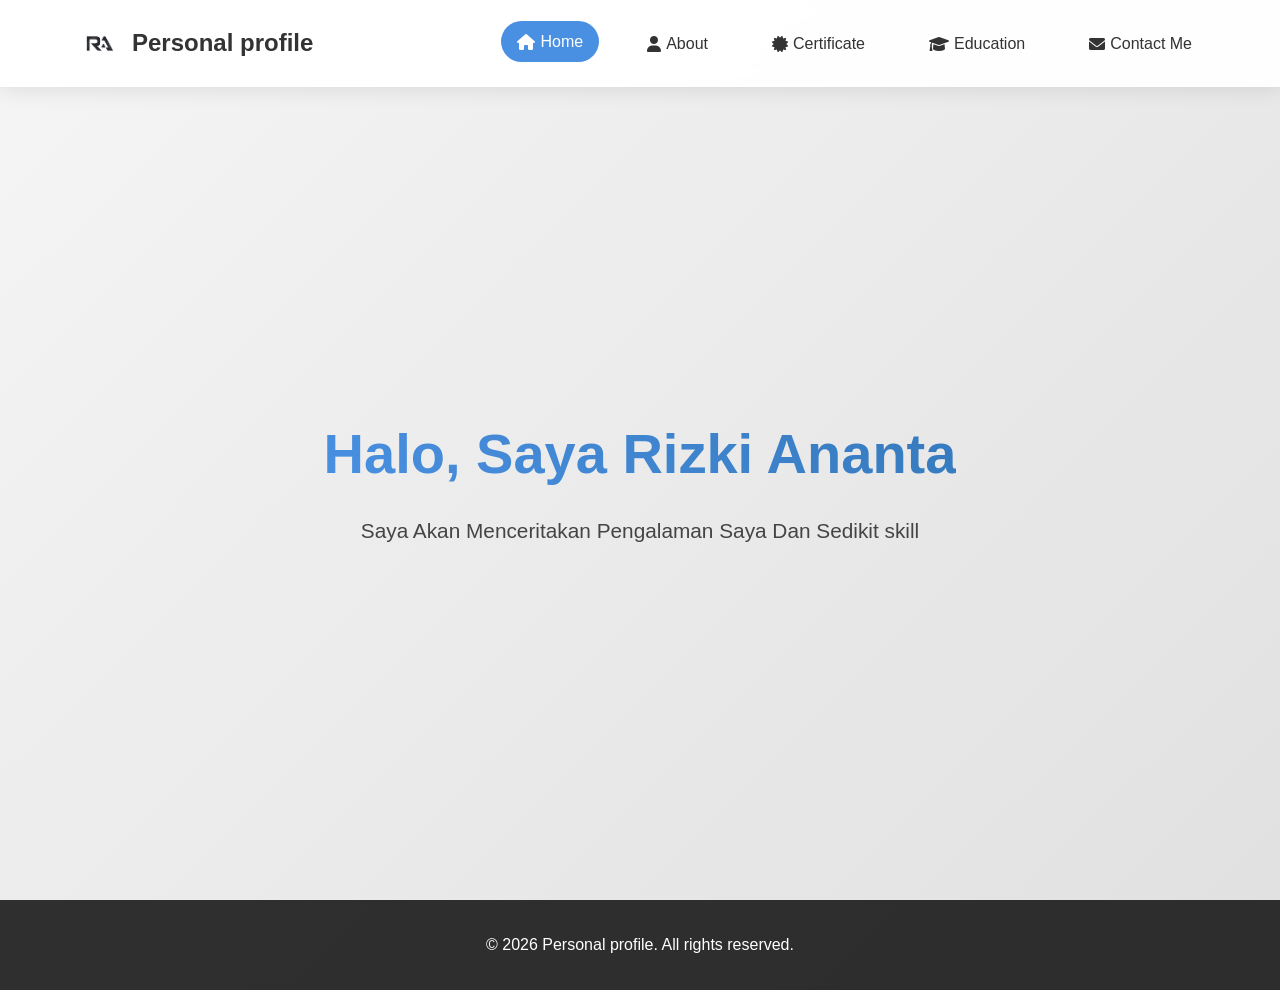
<file: index.html>
<!DOCTYPE html>
<html lang="id">
<head>
    <meta charset="UTF-8">
    <meta name="viewport" content="width=device-width, initial-scale=1.0">
    <title>Home - Personal profile</title>
    <link rel="stylesheet" href="style.css">
    <link href="https://cdnjs.cloudflare.com/ajax/libs/font-awesome/6.0.0/css/all.min.css" rel="stylesheet">
</head>
<body class="bg-gray">
    <nav class="navbar">
        <div class="nav-container">
            <div class="logo">
                <img src="logo.png" alt="Logo" class="logo-img">
                <span class="logo-text">Personal profile</span>
            </div>
            <ul class="nav-menu">
                <li><a href="index.html" class="nav-link active"><i class="fas fa-home"></i> Home</a></li>
                <li><a href="about.html" class="nav-link"><i class="fas fa-user"></i> About</a></li>
                <li><a href="certificate.html" class="nav-link"><i class="fas fa-certificate"></i> Certificate</a></li>
                <li><a href="education.html" class="nav-link"><i class="fas fa-graduation-cap"></i> Education</a></li>
                <li><a href="contactme.html" class="nav-link"><i class="fas fa-envelope"></i> Contact Me</a></li>
            </ul>
        </div>
    </nav>

    <section class="hero">
        <div class="hero-content">
            <h1>Halo, Saya Rizki Ananta</h1>
            <p class="hero-subtitle">Saya Akan Menceritakan Pengalaman Saya Dan Sedikit skill </p>
            </div>
        </div>
    </section>

    <footer class="footer">
        <p>&copy; 2026 Personal profile. All rights reserved.</p>
    </footer>
</body>
</html>
</file>
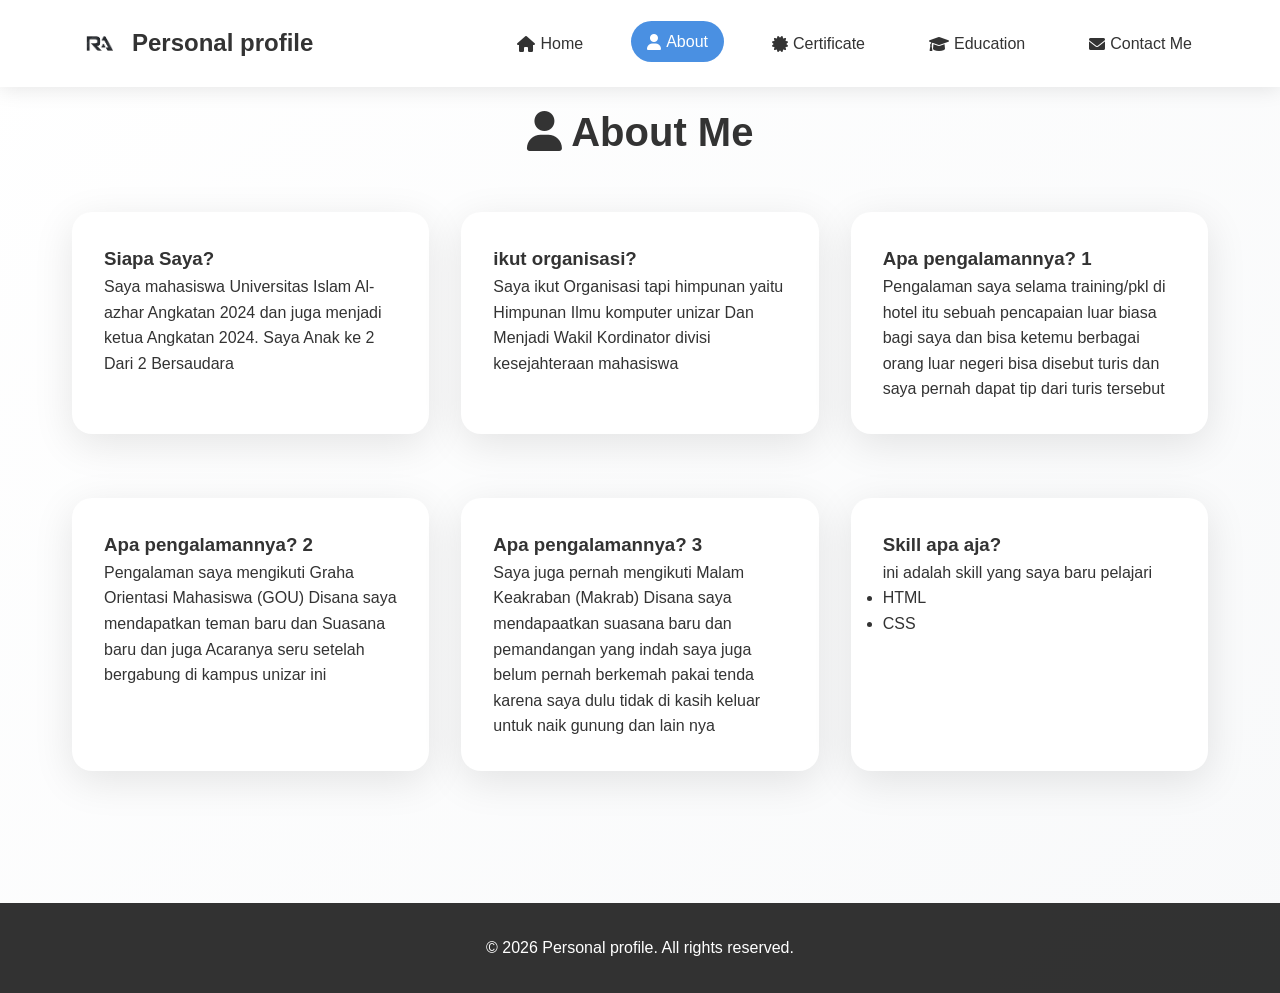
<file: about.html>
<!DOCTYPE html>
<html lang="id">
<head>
    <meta charset="UTF-8">
    <meta name="viewport" content="width=device-width, initial-scale=1.0">
    <title>About - Personal profile</title>
    <link rel="stylesheet" href="style.css">
    <link href="https://cdnjs.cloudflare.com/ajax/libs/font-awesome/6.0.0/css/all.min.css" rel="stylesheet">
</head>

<body class="bg-white">
    <nav class="navbar">
        <div class="nav-container">
            <div class="logo">
                <img src="logo.png" alt="Logo" class="logo-img" onclick="window.location.href='index.html'">
                <span class="logo-text">Personal profile</span>
            </div>
            <ul class="nav-menu">
                <li><a href="index.html" class="nav-link"><i class="fas fa-home"></i> Home</a></li>
                <li><a href="about.html" class="nav-link active"><i class="fas fa-user"></i> About</a></li>
                <li><a href="certificate.html" class="nav-link"><i class="fas fa-certificate"></i> Certificate</a></li>
                <li><a href="education.html" class="nav-link"><i class="fas fa-graduation-cap"></i> Education</a></li>
                <li><a href="contactme.html" class="nav-link"><i class="fas fa-envelope"></i> Contact Me</a></li>
            </ul>
        </div>
    </nav>

    <section class="section">
        <h2><i class="fas fa-user"></i> About Me</h2>
        <div class="grid">
            <div class="card">
                <h3>Siapa Saya?</h3>
                <p>Saya mahasiswa Universitas Islam Al-azhar Angkatan 2024 dan juga menjadi ketua Angkatan 2024. Saya Anak ke 2 Dari 2 Bersaudara</p>
            </div>
            <div class="card">
                <h3>ikut organisasi?</h3>
                <p>Saya ikut Organisasi tapi himpunan yaitu Himpunan Ilmu komputer unizar Dan Menjadi Wakil Kordinator divisi kesejahteraan mahasiswa</p>
            </div>
            <div class="card">
                <h3>Apa pengalamannya? 1</h3>
                <p>Pengalaman saya selama training/pkl di hotel itu sebuah pencapaian luar biasa bagi saya dan bisa ketemu berbagai orang luar negeri bisa disebut turis dan saya pernah dapat tip dari turis tersebut</p>
            </div>
            <div class="card">
                <h3>Apa pengalamannya? 2</h3>
                <p>Pengalaman saya mengikuti Graha Orientasi Mahasiswa (GOU) Disana saya mendapatkan teman baru dan Suasana baru dan juga Acaranya seru setelah bergabung di kampus unizar ini</p>
            </div>
            <div class="card">
                <h3>Apa pengalamannya? 3</h3>
                <p>Saya juga pernah mengikuti Malam Keakraban (Makrab) Disana saya mendapaatkan suasana baru dan pemandangan yang indah saya juga belum pernah berkemah pakai tenda karena saya dulu tidak di kasih keluar untuk naik gunung dan lain nya</p>
            </div>
            <div class="card">
                <h3>Skill apa aja?</h3>
                <p>ini adalah skill yang saya baru pelajari</p>
                <ul>
                    <li>HTML</li>
                    <li>CSS</li>
                </ul>
            </div>
        </div>
    </section>

    <footer class="footer">
        <p>&copy; 2026 Personal profile. All rights reserved.</p>
    </footer>
</body>
</html>
</file>
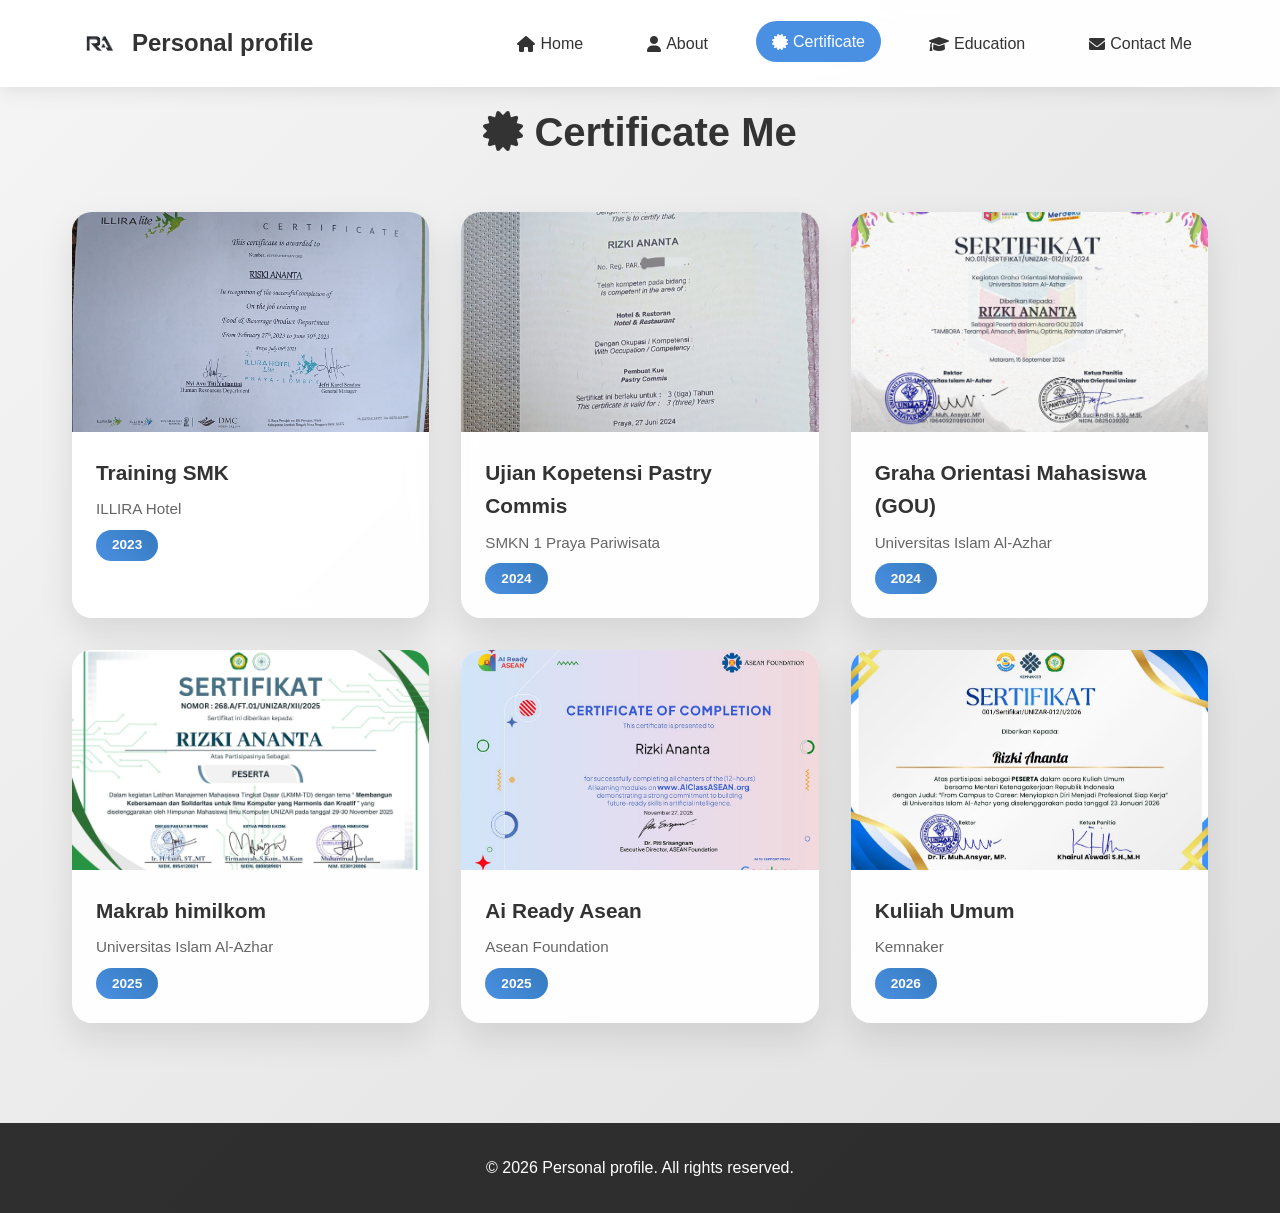
<file: certificate.html>
<!DOCTYPE html>
<html lang="id">
<head>
    <meta charset="UTF-8">
    <meta name="viewport" content="width=device-width, initial-scale=1.0">
    <title>Certificate - Personal profile</title>
    <link rel="stylesheet" href="style.css">
    <link href="https://cdnjs.cloudflare.com/ajax/libs/font-awesome/6.0.0/css/all.min.css" rel="stylesheet">
</head>
<body class="bg-gray">
    <!-- Navigation -->
    <nav class="navbar">
        <div class="nav-container">
            <div class="logo">
                <img src="logo.png" alt="Logo" class="logo-img" onclick="window.location.href='index.html'">
                <span class="logo-text">Personal profile</span>
            </div>
            <ul class="nav-menu">
                <li><a href="index.html" class="nav-link"><i class="fas fa-home"></i> Home</a></li>
                <li><a href="about.html" class="nav-link"><i class="fas fa-user"></i> About</a></li>
                <li><a href="certificate.html" class="nav-link active"><i class="fas fa-certificate"></i> Certificate</a></li>
                <li><a href="education.html" class="nav-link"><i class="fas fa-graduation-cap"></i> Education</a></li>
                <li><a href="contactme.html" class="nav-link"><i class="fas fa-envelope"></i> Contact Me</a></li>
            </ul>
        </div>
    </nav>

    <section class="section">
        <h2><i class="fas fa-certificate"></i> Certificate Me</h2>
        
        <div class="certificates-grid">
            <div class="cert-card">
                <div class="cert-image">
                    <img src="Certificate/Certificate 1.jpeg" alt="HTML CSS JS">
                    <div class="cert-overlay">
                        <i class="fas fa-certificate"></i>
                    </div>
                </div>
                <div class="cert-content">
                    <h3>Training SMK</h3>
                    <p>ILLIRA Hotel</p>
                    <span class="cert-date">2023</span>
                </div>
            </div>

            <div class="cert-card">
                <div class="cert-image">
                    <img src="Certificate/Certificate 2.jpeg" alt="React">
                    <div class="cert-overlay">
                        <i class="fas fa-certificate"></i>
                    </div>
                </div>
                <div class="cert-content">
                    <h3>Ujian Kopetensi Pastry Commis</h3>
                    <p>SMKN 1 Praya Pariwisata</p>
                    <span class="cert-date">2024</span>
                </div>
            </div>

            <div class="cert-card">
                <div class="cert-image">
                    <img src="Certificate/Certificate 3.jpeg" alt="Node.js">
                    <div class="cert-overlay">
                        <i class="fas fa-certificate"></i>
                    </div>
                </div>
                <div class="cert-content">
                    <h3>Graha Orientasi Mahasiswa (GOU)</h3>
                    <p>Universitas Islam Al-Azhar</p>
                    <span class="cert-date">2024</span>
                </div>
            </div>

            <div class="cert-card">
                <div class="cert-image">
                    <img src="Certificate/Certificate 4.jpeg" alt="WordPress">
                    <div class="cert-overlay">
                        <i class="fas fa-certificate"></i>
                    </div>
                </div>
                <div class="cert-content">
                    <h3>Makrab himilkom</h3>
                    <p>Universitas Islam Al-Azhar</p>
                    <span class="cert-date">2025</span>
                </div>
            </div>

            <div class="cert-card">
                <div class="cert-image">
                    <img src="Certificate/Certificate 5.jpeg" alt="Git">
                    <div class="cert-overlay">
                        <i class="fas fa-certificate"></i>
                    </div>
                </div>
                <div class="cert-content">
                    <h3>Ai Ready Asean</h3>
                    <p>Asean Foundation</p>
                    <span class="cert-date">2025</span>
                </div>
            </div>

            <div class="cert-card">
                <div class="cert-image">
                    <img src="Certificate/Certificate 6.jpeg" alt="Figma">
                    <div class="cert-overlay">
                        <i class="fas fa-certificate"></i>
                    </div>
                </div>
                <div class="cert-content">
                    <h3>Kuliiah Umum</h3>
                    <p>Kemnaker</p>
                    <span class="cert-date">2026</span>
                </div>
            </div>
        </div>
    </section>

    <footer class="footer">
        <p>&copy; 2026 Personal profile. All rights reserved.</p>
    </footer>
</body>
</html>
</file>
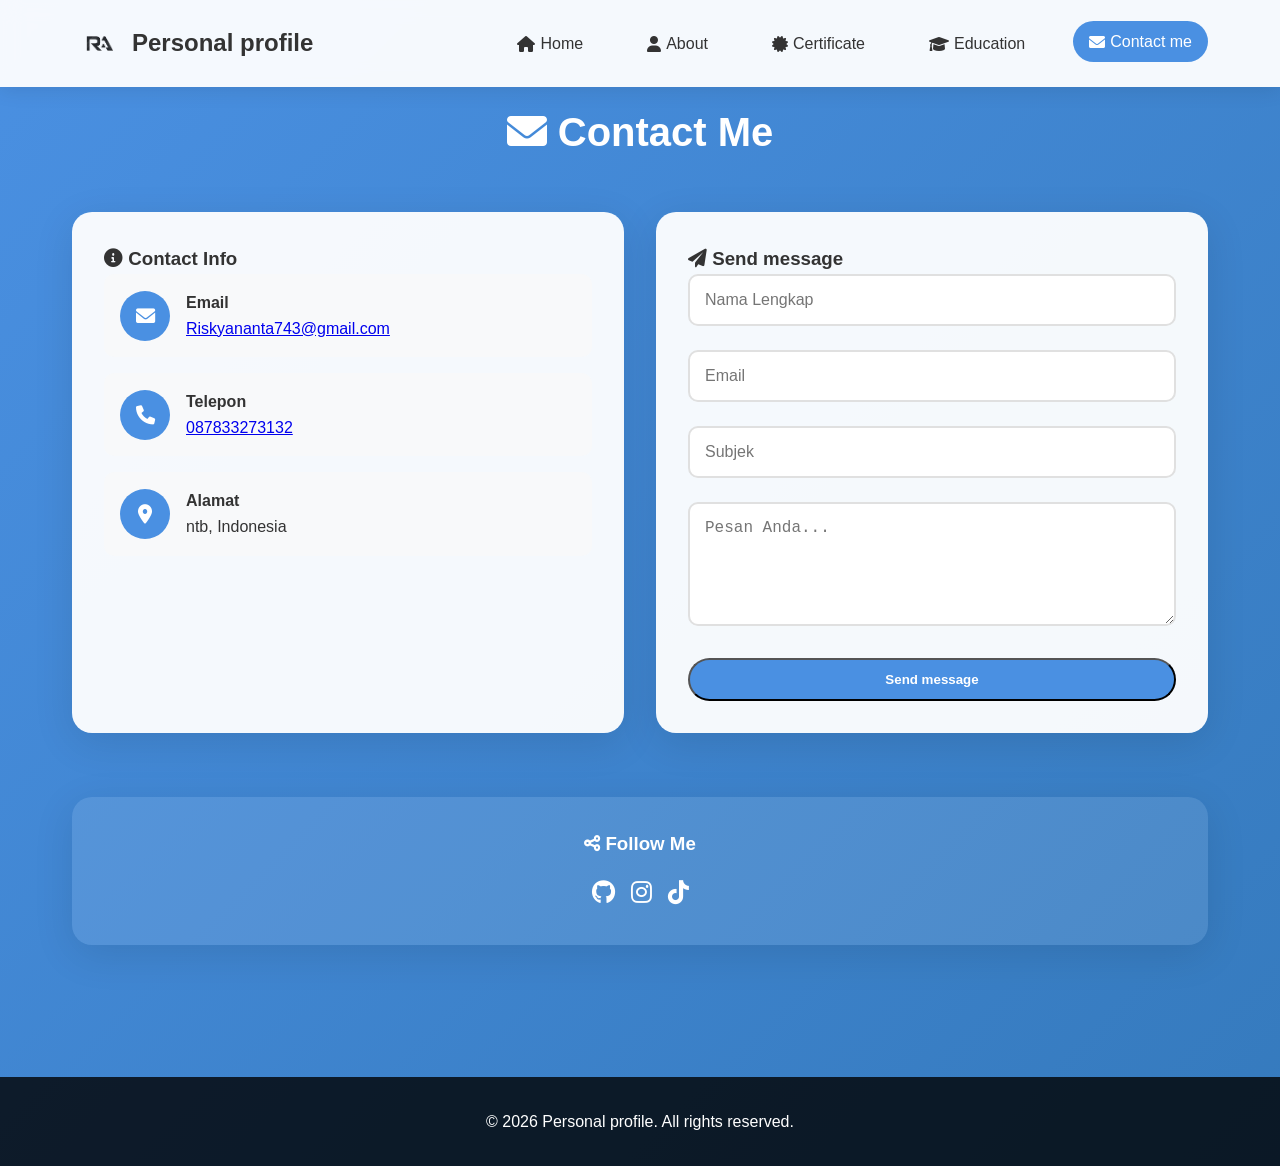
<file: contactme.html>
<!DOCTYPE html>
<html lang="id">
<head>
    <meta charset="UTF-8">
    <meta name="viewport" content="width=device-width, initial-scale=1.0">
    <title>Contact Me - Personal profile</title>
    <link rel="stylesheet" href="style.css">
    <link href="https://cdnjs.cloudflare.com/ajax/libs/font-awesome/6.0.0/css/all.min.css" rel="stylesheet">
</head>
<body class="bg-blue">
    <nav class="navbar">
        <div class="nav-container">
            <div class="logo">
                <img src="logo.png" alt="Logo" class="logo-img" onclick="window.location.href='index.html'">
                <span class="logo-text">Personal profile</span>
            </div>
            <ul class="nav-menu">
                <li><a href="index.html" class="nav-link"><i class="fas fa-home"></i> Home</a></li>
                <li><a href="about.html" class="nav-link"><i class="fas fa-user"></i> About</a></li>
                <li><a href="certificate.html" class="nav-link"><i class="fas fa-certificate"></i> Certificate</a></li>
                <li><a href="education.html" class="nav-link"><i class="fas fa-graduation-cap"></i> Education</a></li>
                <li><a href="contactme.html" class="nav-link active"><i class="fas fa-envelope"></i> Contact me</a></li>
            </ul>
        </div>
    </nav>

    <section class="section">
        <h2 style="color: white;"><i class="fas fa-envelope"></i> Contact Me</h2>
        
        <div class="grid">
            <div class="card" style="background: rgba(255,255,255,0.95);">
                <h3><i class="fas fa-info-circle"></i> Contact Info</h3>
                <div class="list-item">
                    <div class="list-icon">
                        <i class="fas fa-envelope"></i>
                    </div>
                    <div>
                        <h4>Email</h4>
                        <a href="mailto:riskyananta743@gmail.com?subject=Portofolio%20Website&body=Halo,%20saya%20tertarik%20dengan%20portofolio%20Anda!" 
                        class="contact-btn email-btn" target="_blank">
                        <i></i> Riskyananta743@gmail.com
                    </a>
                    </div>
                </div>
                <div class="list-item">
                    <div class="list-icon">
                        <i class="fas fa-phone"></i>
                    </div>
                    <div>
                        <h4>Telepon</h4>
                        <a href="https://wa.me/6287833273132?text=Halo,%20saya%20tertarik%20dengan%20portofolio%20website%20Anda!%20Boleh%20diskusi?" 
                        class="contact-btn whatsapp-btn" target="_blank">
                        <i></i> 087833273132
                    </a>
                    </div>
                </div>
                <div class="list-item">
                    <div class="list-icon">
                        <i class="fas fa-map-marker-alt"></i>
                    </div>
                    <div>
                        <h4>Alamat</h4>
                        <p>ntb, Indonesia</p>
                    </div>
                </div>
            </div>

            <div class="card" style="background: rgba(255,255,255,0.95);">
                <h3><i class="fas fa-paper-plane"></i> Send message</h3>
                <form class="contact-form">
                    <div class="form-group">
                        <input type="text" placeholder="Nama Lengkap" required>
                    </div>
                    <div class="form-group">
                        <input type="email" placeholder="Email" required>
                    </div>
                    <div class="form-group">
                        <input type="text" placeholder="Subjek" required>
                    </div>
                    <div class="form-group">
                        <textarea rows="5" placeholder="Pesan Anda..." required></textarea>
                    </div>
                    <button type="submit" class="btn btn-primary" style="width: 100%;">Send message</button>
                </form>
            </div>
        </div>

        <div class="card" style="background: rgba(255,255,255,0.1); color: white; text-align: center; margin-top: 2rem;">
            <h3><i class="fas fa-share-alt"></i> Follow Me</h3>
            <div style="display: flex; justify-content: center; gap: 1rem; margin-top: 1rem;">
                <a href="https://github.com/Ananta311" style="color: white; font-size: 1.5rem;"><i class="fab fa-github"></i></a>
                <a href="https://www.instagram.com/rizki_ananta3?igsh=aGFleWhpYWJwb3o5" style="color: white; font-size: 1.5rem;"><i class="fab fa-instagram"></i></a>
                <a href="https://www.tiktok.com/@linjin5631?is_from_webapp=1&sender_device=pc" style="color: white; font-size: 1.5rem;"><i class="fab fa-tiktok"></i></a>
            </div>
        </div>
    </section>

    <footer class="footer">
        <p>&copy; 2026 Personal profile. All rights reserved.</p>
    </footer>
</body>
</html>
</file>
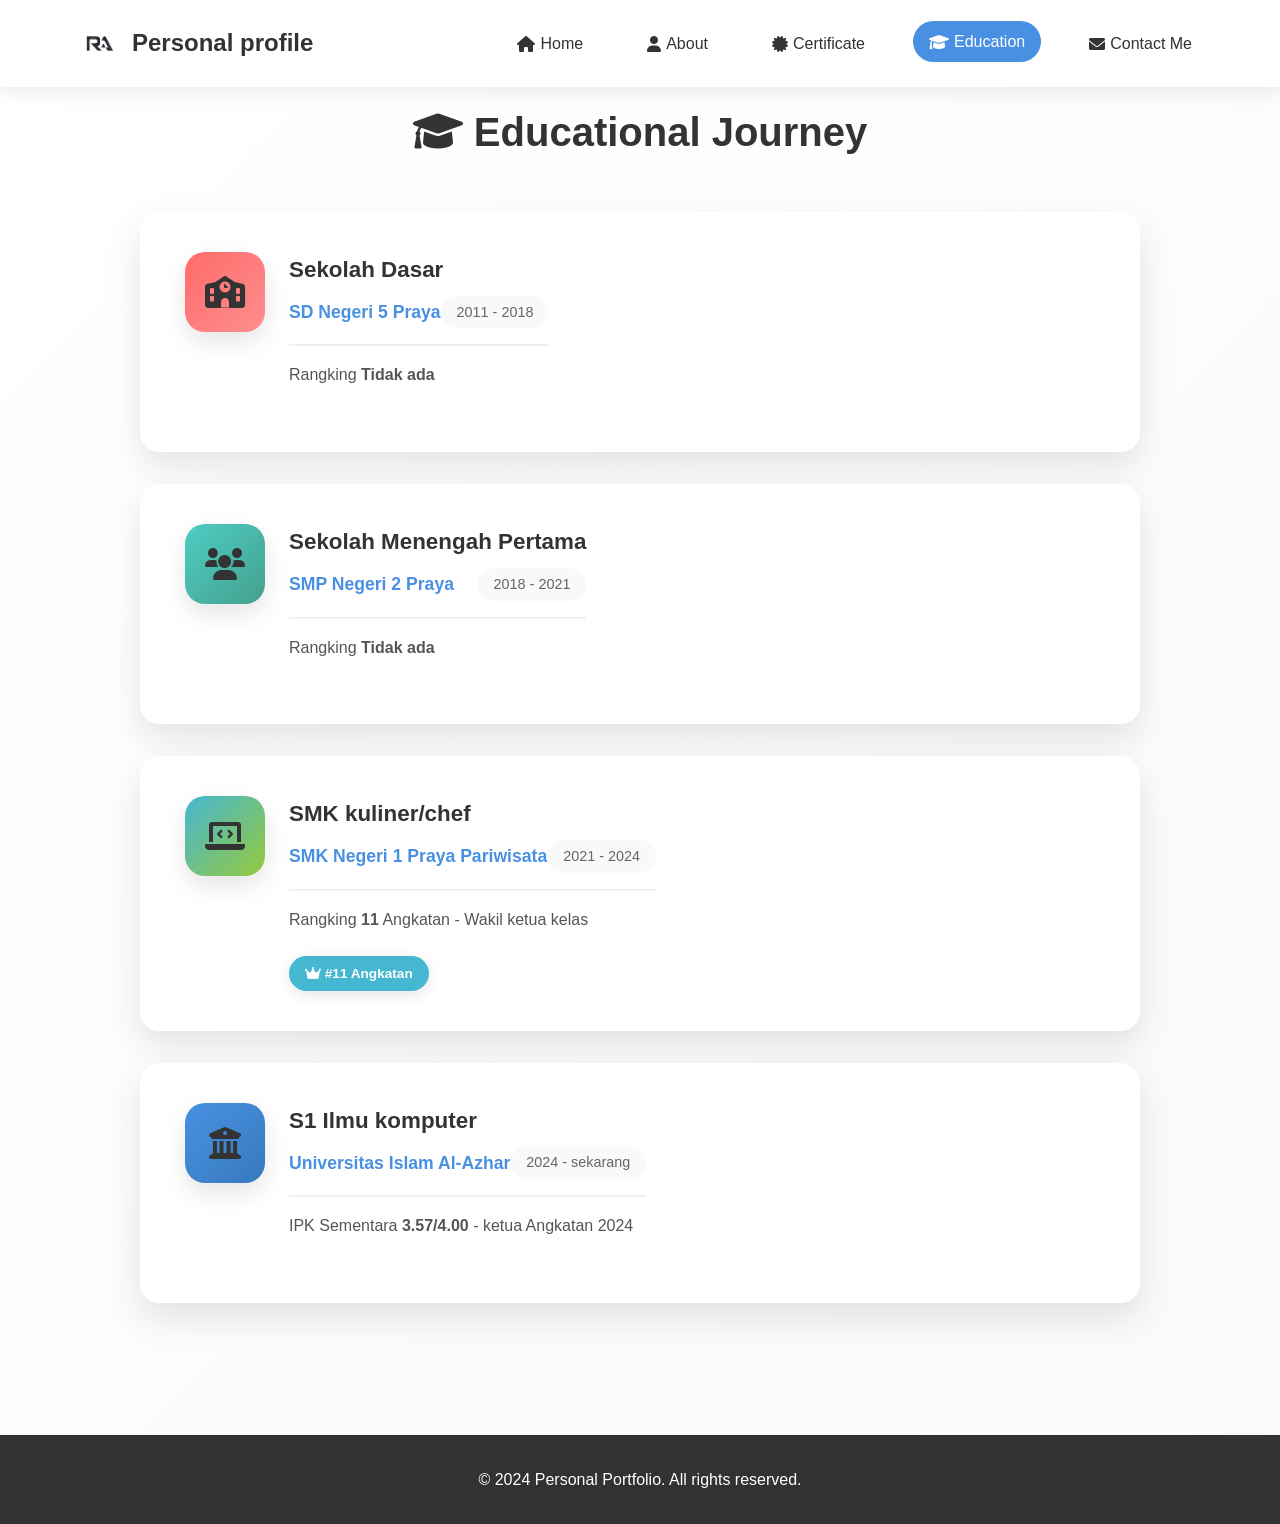
<file: education.html>
<!DOCTYPE html>
<html lang="id">
<head>
    <meta charset="UTF-8">
    <meta name="viewport" content="width=device-width, initial-scale=1.0">
    <title>Education - Personal profile</title>
    <link rel="stylesheet" href="style.css">
    <link href="https://cdnjs.cloudflare.com/ajax/libs/font-awesome/6.0.0/css/all.min.css" rel="stylesheet">
</head>
<body class="bg-white">
    <!-- Navigation -->
    <nav class="navbar">
        <div class="nav-container">
            <div class="logo">
                <img src="logo.png" alt="Logo" class="logo-img" onclick="window.location.href='index.html'">
                <span class="logo-text">Personal profile</span>
            </div>
            <ul class="nav-menu">
                <li><a href="index.html" class="nav-link"><i class="fas fa-home"></i> Home</a></li>
                <li><a href="about.html" class="nav-link"><i class="fas fa-user"></i> About</a></li>
                <li><a href="certificate.html" class="nav-link"><i class="fas fa-certificate"></i> Certificate</a></li>
                <li><a href="education.html" class="nav-link active"><i class="fas fa-graduation-cap"></i> Education</a></li>
                <li><a href="contactme.html" class="nav-link"><i class="fas fa-envelope"></i> Contact Me</a></li>
            </ul>
        </div>
    </nav>

    <section class="section">
        <h2><i class="fas fa-graduation-cap"></i> Educational Journey</h2>

        <div class="education-timeline">
            <div class="edu-card edu-sd">
                <div class="edu-icon">
                    <i class="fas fa-school"></i>
                </div>
                <div class="edu-content">
                    <h3>Sekolah Dasar</h3>
                    <div class="edu-meta">
                        <span class="edu-institution">SD Negeri 5 Praya</span>
                        <span class="edu-period">2011 - 2018</span>
                    </div>
                    <p class="edu-desc">Rangking <strong>Tidak ada</strong></p>
                    <div class="edu-stats">
                    </div>
                </div>
            </div>

            <div class="edu-card edu-smp">
                <div class="edu-icon">
                    <i class="fas fa-users"></i>
                </div>
                <div class="edu-content">
                    <h3>Sekolah Menengah Pertama</h3>
                    <div class="edu-meta">
                        <span class="edu-institution">SMP Negeri 2 Praya</span>
                        <span class="edu-period">2018 - 2021</span>
                    </div>
                    <p class="edu-desc">Rangking <strong>Tidak ada</strong></p>
                    <div class="edu-stats">
                    </div>
                </div>
            </div>

            <div class="edu-card edu-smk">
                <div class="edu-icon">
                    <i class="fas fa-laptop-code"></i>
                </div>
                <div class="edu-content">
                    <h3>SMK kuliner/chef</h3>
                    <div class="edu-meta">
                        <span class="edu-institution">SMK Negeri 1 Praya Pariwisata</span>
                        <span class="edu-period">2021 - 2024</span>
                    </div>
                    <p class="edu-desc">Rangking <strong>11</strong> Angkatan - Wakil ketua kelas</p>
                    <div class="edu-stats">
                        <span class="stat-item"><i class="fas fa-crown"></i> #11 Angkatan</span>
                    </div>
                </div>
            </div>

            <div class="edu-card edu-kuliah">
                <div class="edu-icon">
                    <i class="fas fa-university"></i>
                </div>
                <div class="edu-content">
                    <h3>S1 Ilmu komputer</h3>
                    <div class="edu-meta">
                        <span class="edu-institution">Universitas Islam Al-Azhar</span>
                        <span class="edu-period">2024 - sekarang</span>
                    </div>
                    <p class="edu-desc">IPK Sementara <strong>3.57/4.00</strong> - ketua Angkatan 2024</p>
                    <div class="edu-stats">
                    </div>
                </div>
            </div>
        </div>
    </section>

    <footer class="footer">
        <p>&copy; 2024 Personal Portfolio. All rights reserved.</p>
    </footer>
</body>
</html>
</file>
<file: style.css>
* {
    margin: 0;
    padding: 0;
    box-sizing: border-box;
}

body {
    font-family: 'Segoe UI', Tahoma, Geneva, Verdana, sans-serif;
    line-height: 1.6;
    color: #333;
    transition: all 0.3s ease;
}

/* Background Classes */
.bg-gray { background: linear-gradient(135deg, #f5f5f5 0%, #e0e0e0 100%); }
.bg-white { background: linear-gradient(135deg, #ffffff 0%, #f8f9fa 100%); }
.bg-blue { background: linear-gradient(135deg, #4A90E2 0%, #357ABD 100%); }

/* Navigation */
.navbar {
    position: fixed;
    top: 0;
    width: 100%;
    background: rgba(255, 255, 255, 0.95);
    backdrop-filter: blur(10px);
    z-index: 1000;
    box-shadow: 0 2px 20px rgba(0,0,0,0.1);
}

.nav-container {
    max-width: 1200px;
    margin: 0 auto;
    padding: 1rem 2rem;
    display: flex;
    justify-content: space-between;
    align-items: center;
}

.logo {
    display: flex;
    align-items: center;
    gap: 5px;
    font-size: 1.5rem;
    font-weight: bold;
    color: #4A90E2;
}

.logo-img {
    width: 55px;
    height: 55px;
    border-radius: 50%;
    cursor: pointer;
    transition: transform 0.3s ease;
}

.logo-img:hover {
    transform: scale(1.1) rotate(10deg);
}

.logo-text {
    color: #333;
}

.nav-menu {
    display: flex;
    list-style: none;
    gap: 2rem;
}

.nav-link {
    text-decoration: none;
    color: #333;
    font-weight: 500;
    padding: 0.5rem 1rem;
    border-radius: 25px;
    transition: all 0.3s ease;
    display: flex;
    align-items: center;
    gap: 5px;
}

.nav-link:hover,
.nav-link.active {
    background: #4A90E2;
    color: white;
    transform: translateY(-2px);
}

/* Hero Section */
.hero {
    min-height: 100vh;
    display: flex;
    align-items: center;
    justify-content: center;
    text-align: center;
    padding: 120px 2rem 2rem;
}

.hero-content h1 {
    font-size: 3.5rem;
    margin-bottom: 1rem;
    background: linear-gradient(45deg, #4A90E2, #357ABD);
    -webkit-background-clip: text;
    -webkit-text-fill-color: transparent;
    background-clip: text;
}

.highlight {
    color: #4A90E2;
}

.hero-subtitle {
    font-size: 1.3rem;
    margin-bottom: 2rem;
    opacity: 0.9;
    max-width: 600px;
    margin-left: auto;
    margin-right: auto;
}

.hero-buttons {
    display: flex;
    gap: 1rem;
    justify-content: center;
    flex-wrap: wrap;
}

.btn {
    padding: 12px 30px;
    border-radius: 50px;
    text-decoration: none;
    font-weight: 600;
    transition: all 0.3s ease;
    display: inline-block;
}

.btn-primary {
    background: #4A90E2;
    color: white;
}

.btn-primary:hover {
    background: #357ABD;
    transform: translateY(-3px);
    box-shadow: 0 10px 25px rgba(74, 144, 226, 0.4);
}

.btn-secondary {
    background: transparent;
    color: #4A90E2;
    border: 2px solid #4A90E2;
}

.btn-secondary:hover {
    background: #4A90E2;
    color: white;
    transform: translateY(-3px);
}

/* Section Common */
.section {
    padding: 100px 2rem;
    max-width: 1200px;
    margin: 0 auto;
}

.section h2 {
    font-size: 2.5rem;
    text-align: center;
    margin-bottom: 3rem;
    color: #333;
}

/* Card */
.card {
    background: white;
    padding: 2rem;
    border-radius: 20px;
    box-shadow: 0 10px 40px rgba(0,0,0,0.1);
    margin-bottom: 2rem;
    transition: all 0.3s ease;
}

.card:hover {
    transform: translateY(-10px);
    box-shadow: 0 20px 60px rgba(0,0,0,0.15);
}

.card img {
    width: 100%;
    height: 235px;
    object-fit: cover;
    border-radius: 15px;
    margin-bottom: 1rem;
}

/* Grid */
.grid {
    display: grid;
    grid-template-columns: repeat(auto-fit, minmax(300px, 1fr));
    gap: 2rem;
}

/* List */
.list-item {
    display: flex;
    align-items: center;
    gap: 1rem;
    padding: 1rem;
    background: #f8f9fa;
    border-radius: 10px;
    margin-bottom: 1rem;
}

.list-icon {
    width: 50px;
    height: 50px;
    background: #4A90E2;
    color: white;
    border-radius: 50%;
    display: flex;
    align-items: center;
    justify-content: center;
    font-size: 1.2rem;
}

/* Contact Form */
.contact-form {
    max-width: 600px;
    margin: 0 auto;
}

.form-group {
    margin-bottom: 1.5rem;
}

.form-group input,
.form-group textarea {
    width: 100%;
    padding: 15px;
    border: 2px solid #e0e0e0;
    border-radius: 10px;
    font-size: 1rem;
    transition: border-color 0.3s ease;
}

.form-group input:focus,
.form-group textarea:focus {
    outline: none;
    border-color: #4A90E2;
}

/* Footer */
.footer {
    background: rgba(0,0,0,0.8);
    color: white;
    text-align: center;
    padding: 2rem;
}

/* Responsive */
@media (max-width: 768px) {
    .nav-menu {
        flex-direction: column;
        position: fixed;
        top: 80px;
        left: -100%;
        width: 100%;
        background: white;
        padding: 2rem;
        box-shadow: 0 10px 30px rgba(0,0,0,0.1);
    }

    .hero-content h1 {
        font-size: 2.5rem;
    }

    .hero-buttons {
        flex-direction: column;
        align-items: center;
    }

    .grid {
        grid-template-columns: 1fr;
    }
}

/* Certificate Grid - 6 Cards */
.certificates-grid {
    display: grid;
    grid-template-columns: repeat(auto-fit, minmax(320px, 1fr));
    gap: 2rem;
    max-width: 1200px;
    margin: 0 auto;
}

.cert-card {
    background: rgba(255, 255, 255, 0.95);
    border-radius: 20px;
    overflow: hidden;
    box-shadow: 0 15px 35px rgba(0,0,0,0.1);
    transition: all 0.4s ease;
    backdrop-filter: blur(10px);
}

.cert-card:hover {
    transform: translateY(-15px) scale(1.02);
    box-shadow: 0 25px 50px rgba(0,0,0,0.2);
}

.cert-image {
    position: relative;
    height: 220px;
    overflow: hidden;
}

.cert-image img {
    width: 100%;
    height: 100%;
    object-fit: cover;
    transition: transform 0.4s ease;
}

.cert-overlay {
    position: absolute;
    top: 0;
    left: 0;
    right: 0;
    bottom: 0;
    display: flex;
    align-items: center;
    justify-content: center;
    opacity: 0;
    transition: all 0.4s ease;
}

.cert-overlay i {
    font-size: 2.5rem;
    color: white;
    text-shadow: 0 2px 10px rgba(0,0,0,0.5);
}

.cert-content {
    padding: 1.5rem;
}

.cert-content h3 {
    font-size: 1.3rem;
    margin-bottom: 0.5rem;
    color: #333;
}

.cert-content p {
    color: #666;
    margin-bottom: 0.5rem;
    font-size: 0.95rem;
}

.cert-date {
    display: inline-block;
    background: linear-gradient(45deg, #4A90E2, #357ABD);
    color: white;
    padding: 0.3rem 1rem;
    border-radius: 20px;
    font-size: 0.85rem;
    font-weight: 600;
}

/* Responsive Certificate Grid */
@media (max-width: 768px) {
    .certificates-grid {
        grid-template-columns: 1fr;
        gap: 1.5rem;
    }
    
    .cert-card:hover {
        transform: translateY(-10px);
    }
}

@media (max-width: 480px) {
    .certificates-grid {
        padding: 0 1rem;
    }
}

/* Education Timeline - 4 Stages (SD, SMP, SMK, Kuliah) */
.education-timeline {
    max-width: 1000px;
    margin: 0 auto;
}

.edu-card {
    position: relative;
    display: flex;
    background: rgba(255, 255, 255, 0.95);
    border-radius: 20px;
    padding: 2.5rem;
    margin-bottom: 2rem;
    box-shadow: 0 15px 35px rgba(0,0,0,0.1);
    transition: all 0.4s ease;
    border-left: 5px solid transparent;
    backdrop-filter: blur(10px);
    gap: 1.5rem;
    overflow: hidden;
}

.edu-card::before {
    content: '';
    position: absolute;
    top: 0;
    left: 0;
    right: 0;
    height: 4px;
    background: linear-gradient(90deg, #4A90E2, #357ABD);
    opacity: 0;
    transition: opacity 0.4s ease;
}

.edu-card:hover::before {
    opacity: 1;
}

.edu-card:hover {
    transform: translateY(-12px);
    box-shadow: 0 25px 50px rgba(74, 144, 226, 0.25);
    border-left-color: #4A90E2;
}

/* Number Badge */
.edu-number {
    position: absolute;
    top: -15px;
    left: 30px;
    width: 40px;
    height: 40px;
    background: linear-gradient(135deg, #4A90E2, #357ABD);
    color: white;
    border-radius: 50%;
    display: flex;
    align-items: center;
    justify-content: center;
    font-weight: bold;
    font-size: 1rem;
    box-shadow: 0 8px 20px rgba(74, 144, 226, 0.4);
    z-index: 2;
}

/* Icons per jenjang */
.edu-icon {
    width: 80px;
    height: 80px;
    border-radius: 20px;
    display: flex;
    align-items: center;
    justify-content: center;
    font-size: 2rem;
    flex-shrink: 0;
    box-shadow: 0 10px 25px rgba(0,0,0,0.1);
    position: relative;
    z-index: 1;
}

.edu-sd .edu-icon { background: linear-gradient(135deg, #FF6B6B, #FF8E8E); }
.edu-smp .edu-icon { background: linear-gradient(135deg, #4ECDC4, #44A08D); }
.edu-smk .edu-icon { background: linear-gradient(135deg, #45B7D1, #96C93D); }
.edu-kuliah .edu-icon { background: linear-gradient(135deg, #4A90E2, #357ABD); }

.edu-content h3 {
    font-size: 1.4rem;
    margin-bottom: 0.5rem;
    color: #333;
}

.edu-meta {
    display: flex;
    justify-content: space-between;
    align-items: center;
    margin-bottom: 1rem;
    padding-bottom: 1rem;
    border-bottom: 2px solid #f0f0f0;
}

.edu-institution {
    font-weight: 600;
    color: #4A90E2;
    font-size: 1.1rem;
}

.edu-period {
    background: #f8f9fa;
    color: #666;
    padding: 0.3rem 1rem;
    border-radius: 20px;
    font-size: 0.9rem;
    font-weight: 500;
}

.edu-desc {
    color: #555;
    margin-bottom: 1.5rem;
    line-height: 1.6;
}

.edu-stats {
    display: flex;
    gap: 1rem;
    flex-wrap: wrap;
}

.stat-item {
    display: flex;
    align-items: center;
    gap: 0.3rem;
    padding: 0.4rem 1rem;
    border-radius: 25px;
    font-size: 0.85rem;
    font-weight: 600;
    box-shadow: 0 4px 15px rgba(0,0,0,0.1);
}

.edu-sd .stat-item { background: #FF6B6B; color: white; }
.edu-smp .stat-item { background: #4ECDC4; color: white; }
.edu-smk .stat-item { background: #45B7D1; color: white; }
.edu-kuliah .stat-item { background: #4A90E2; color: white; }

/* Responsive */
@media (max-width: 768px) {
    .education-timeline {
        padding: 0 1rem;
    }
    
    .edu-card {
        flex-direction: column;
        text-align: center;
        padding: 2rem 1.5rem;
    }
    
    .edu-meta {
        flex-direction: column;
        gap: 0.5rem;
    }
    
    .edu-number {
        top: -10px;
        left: 20px;
        width: 35px;
        height: 35px;
        font-size: 0.9rem;
    }
    
    .edu-icon {
        width: 70px;
        height: 70px;
        font-size: 1.8rem;
    }
}
</file>
